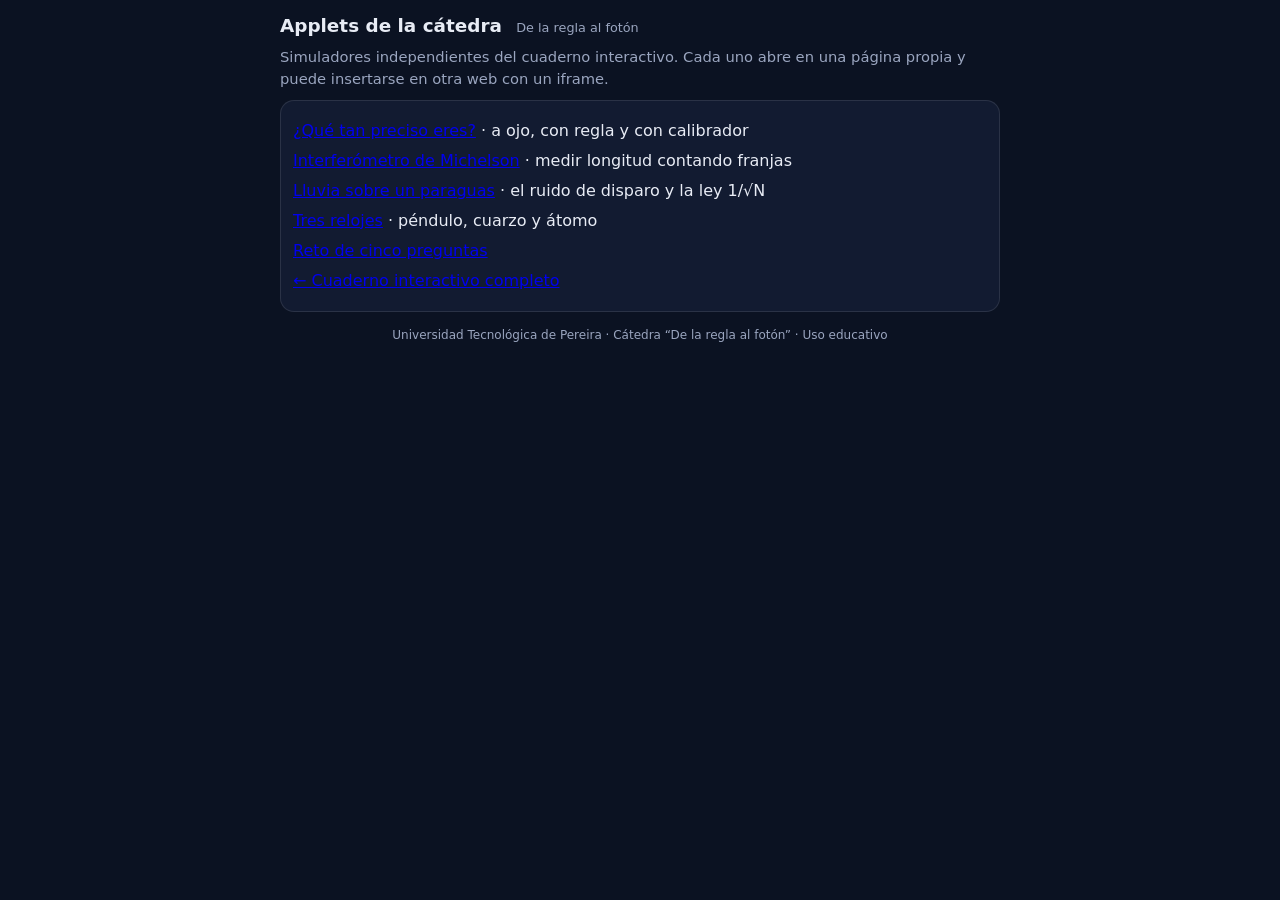
<file: applets/index.html>
<!DOCTYPE html>
<html lang="es"><head><meta charset="utf-8"><meta name="viewport" content="width=device-width,initial-scale=1">
<title>Applets · De la regla al fotón</title><link rel="stylesheet" href="css/applet.css"></head>
<body><div class="wrap" style="max-width:720px">
<h1>Applets de la cátedra <small>De la regla al fotón</small></h1>
<p class="lead">Simuladores independientes del cuaderno interactivo. Cada uno abre en una página propia y puede insertarse en otra web con un iframe.</p>
<div class="panel">
<p><a href="que-tan-preciso.html">¿Qué tan preciso eres?</a> · a ojo, con regla y con calibrador</p>
<p><a href="michelson.html">Interferómetro de Michelson</a> · medir longitud contando franjas</p>
<p><a href="ruido-disparo.html">Lluvia sobre un paraguas</a> · el ruido de disparo y la ley 1/√N</p>
<p><a href="tres-relojes.html">Tres relojes</a> · péndulo, cuarzo y átomo</p>
<p><a href="quiz.html">Reto de cinco preguntas</a></p>
<p><a href="../">← Cuaderno interactivo completo</a></p>
</div>
<footer>Universidad Tecnológica de Pereira · Cátedra “De la regla al fotón” · Uso educativo</footer>
</div></body></html>
</file>
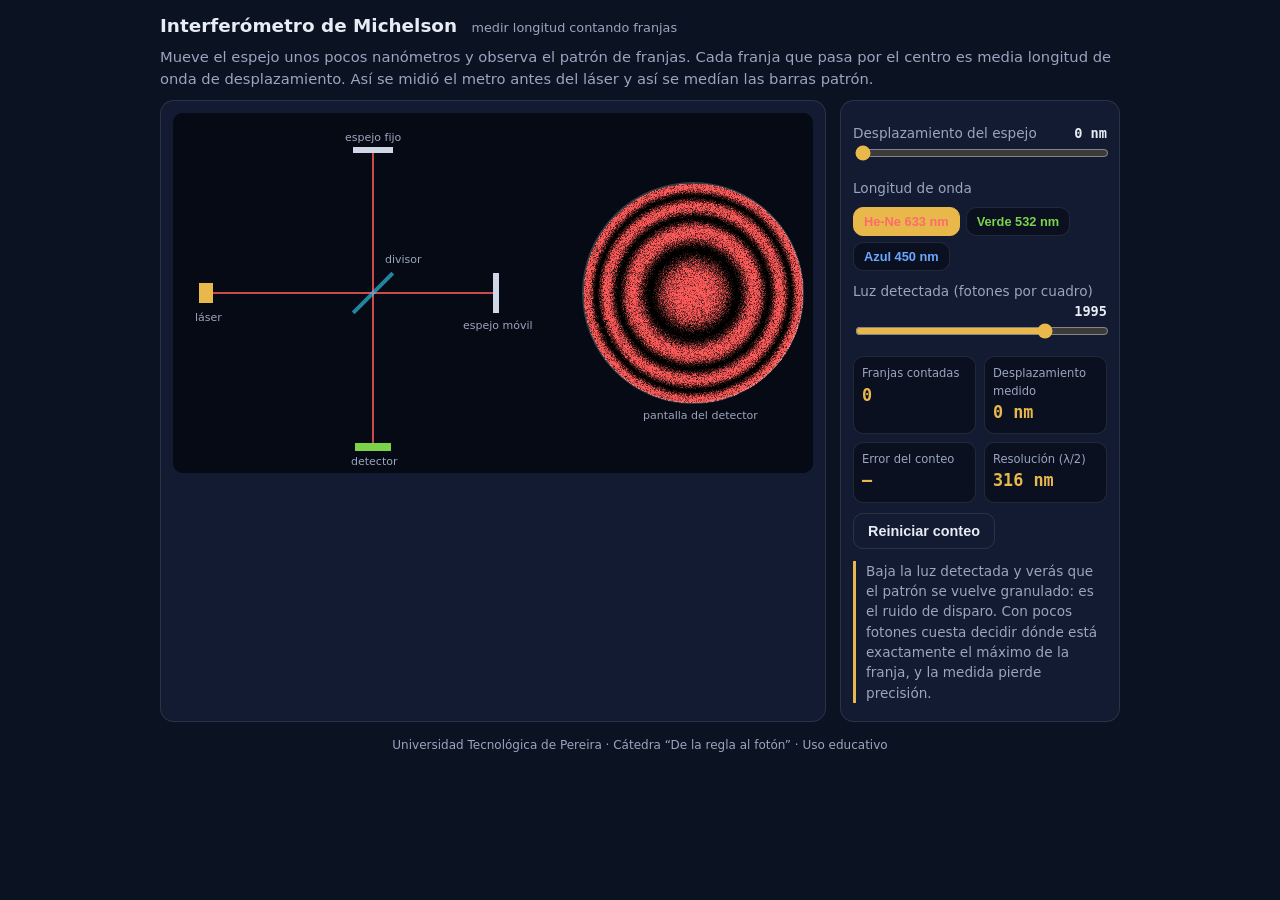
<file: applets/michelson.html>
<!DOCTYPE html>
<html lang="es">
<head>
<meta charset="utf-8">
<meta name="viewport" content="width=device-width,initial-scale=1">
<title>Interferómetro de Michelson · De la regla al fotón</title>
<link rel="stylesheet" href="css/applet.css">
</head>
<body>
<div class="wrap">
  <h1>Interferómetro de Michelson <small>medir longitud contando franjas</small></h1>
  <p class="lead">Mueve el espejo unos pocos nanómetros y observa el patrón de franjas. Cada franja que pasa por el centro es media longitud de onda de desplazamiento. Así se midió el metro antes del láser y así se medían las barras patrón.</p>
  <div class="grid">
    <div class="panel">
      <canvas id="cv" width="640" height="360"></canvas>
    </div>
    <div class="panel">
      <label>Desplazamiento del espejo <b id="dv">0 nm</b></label>
      <input id="d" type="range" min="0" max="3000" step="1" value="0">
      <label>Longitud de onda</label>
      <div class="seg">
        <button data-l="633" class="on" style="color:#ff6b6b">He-Ne 633 nm</button>
        <button data-l="532" style="color:#7bd34a">Verde 532 nm</button>
        <button data-l="450" style="color:#6aa8ff">Azul 450 nm</button>
      </div>
      <label>Luz detectada (fotones por cuadro) <b id="nv">2000</b></label>
      <input id="n" type="range" min="1" max="4" step="0.01" value="3.3">
      <div class="readout">
        <div><span>Franjas contadas</span><strong id="fr">0</strong></div>
        <div><span>Desplazamiento medido</span><strong id="dm">0 nm</strong></div>
        <div><span>Error del conteo</span><strong id="er">—</strong></div>
        <div><span>Resolución (λ/2)</span><strong id="rs">316 nm</strong></div>
      </div>
      <button id="reset" class="secondary">Reiniciar conteo</button>
      <p class="note">Baja la luz detectada y verás que el patrón se vuelve granulado: es el ruido de disparo. Con pocos fotones cuesta decidir dónde está exactamente el máximo de la franja, y la medida pierde precisión.</p>
    </div>
  </div>
  <footer>Universidad Tecnológica de Pereira · Cátedra “De la regla al fotón” · Uso educativo</footer>
</div>
<script>
(function(){
  const cv=document.getElementById('cv'),ctx=cv.getContext('2d');
  const dEl=document.getElementById('d'),nEl=document.getElementById('n');
  let lambda=633,d=0,lastPhase=0,fringes=0,count=0;
  const colors={633:[255,90,90],532:[120,230,90],450:[110,170,255]};
  document.querySelectorAll('.seg button').forEach(b=>b.onclick=()=>{document.querySelectorAll('.seg button').forEach(x=>x.classList.remove('on'));b.classList.add('on');lambda=+b.dataset.l;document.getElementById('rs').textContent=(lambda/2).toFixed(0)+' nm';reset();});
  function reset(){fringes=0;count=0;lastPhase=2*d/lambda;update();}
  document.getElementById('reset').onclick=reset;
  dEl.oninput=()=>{d=+dEl.value;const ph=2*d/lambda;fringes+=Math.abs(Math.floor(ph)-Math.floor(lastPhase));lastPhase=ph;update();};
  nEl.oninput=update;
  function update(){
    const N=Math.round(Math.pow(10,+nEl.value));
    document.getElementById('dv').textContent=d+' nm';
    document.getElementById('nv').textContent=N;
    document.getElementById('fr').textContent=fringes;
    const dm=fringes*lambda/2;
    document.getElementById('dm').textContent=dm.toFixed(0)+' nm';
    const err=Math.abs(dm-d);
    document.getElementById('er').textContent=(fringes?'± '+err.toFixed(0)+' nm':'—');
    draw(N);
  }
  function draw(N){
    const W=cv.width,H=cv.height;ctx.fillStyle='#060a14';ctx.fillRect(0,0,W,H);
    // esquema óptico
    const ox=40,oy=H/2,bs=[200,oy],m1=[200,40],m2=[320,oy],det=[200,H-30];
    ctx.lineWidth=2;ctx.strokeStyle='rgba(255,255,255,.25)';
    const c=colors[lambda];ctx.strokeStyle=`rgba(${c[0]},${c[1]},${c[2]},.8)`;
    ctx.beginPath();ctx.moveTo(ox,oy);ctx.lineTo(bs[0],bs[1]);ctx.lineTo(m2[0]+d/100,oy);ctx.moveTo(bs[0],bs[1]);ctx.lineTo(m1[0],m1[1]);ctx.moveTo(bs[0],bs[1]);ctx.lineTo(det[0],det[1]);ctx.stroke();
    ctx.fillStyle='#e8b84b';ctx.fillRect(ox-14,oy-10,14,20);
    ctx.save();ctx.translate(bs[0],bs[1]);ctx.rotate(Math.PI/4);ctx.fillStyle='rgba(56,213,255,.6)';ctx.fillRect(-2,-28,4,56);ctx.restore();
    ctx.fillStyle='#cfd6e6';ctx.fillRect(m1[0]-20,m1[1]-6,40,6);ctx.fillRect(m2[0]+d/100,oy-20,6,40);
    ctx.fillStyle='#7bd34a';ctx.fillRect(det[0]-18,det[1],36,8);
    ctx.fillStyle='#9aa5bf';ctx.font='11px system-ui';ctx.fillText('láser',ox-18,oy+28);ctx.fillText('espejo fijo',m1[0]-28,m1[1]-12);ctx.fillText('espejo móvil',m2[0]-30,oy+36);ctx.fillText('detector',det[0]-22,det[1]+22);ctx.fillText('divisor',bs[0]+12,bs[1]-30);
    // patrón de franjas (anillos) con ruido de disparo
    const cx=W-120,cy=H/2,R=110;
    const img=ctx.createImageData(2*R,2*R);const data=img.data;
    const phase0=4*Math.PI*d/lambda;
    const scale=N/10000; // fotones esperados por píxel escala
    for(let y=0;y<2*R;y++)for(let x=0;x<2*R;x++){
      const dx=x-R,dy=y-R,r2=dx*dx+dy*dy;if(r2>R*R)continue;
      const I=0.5*(1+Math.cos(phase0+r2/600));
      const mean=I*Math.max(scale,0.0005)*40; // fotones
      let v;
      if(mean>30){v=mean+Math.sqrt(mean)*gauss();}else{v=poisson(mean);}
      v=Math.min(1,v/Math.max(scale*40,0.02));
      const i=4*(y*2*R+x);data[i]=c[0]*v;data[i+1]=c[1]*v;data[i+2]=c[2]*v;data[i+3]=255;
    }
    ctx.putImageData(img,cx-R,cy-R);
    ctx.strokeStyle='rgba(255,255,255,.2)';ctx.beginPath();ctx.arc(cx,cy,R,0,7);ctx.stroke();
    ctx.fillStyle='#9aa5bf';ctx.fillText('pantalla del detector',cx-50,cy+R+16);
  }
  function gauss(){let u=0,v=0;while(u===0)u=Math.random();while(v===0)v=Math.random();return Math.sqrt(-2*Math.log(u))*Math.cos(2*Math.PI*v);}
  function poisson(l){const L=Math.exp(-l);let k=0,p=1;do{k++;p*=Math.random();}while(p>L);return k-1;}
  update();
})();
</script>
</body>
</html>
</file>
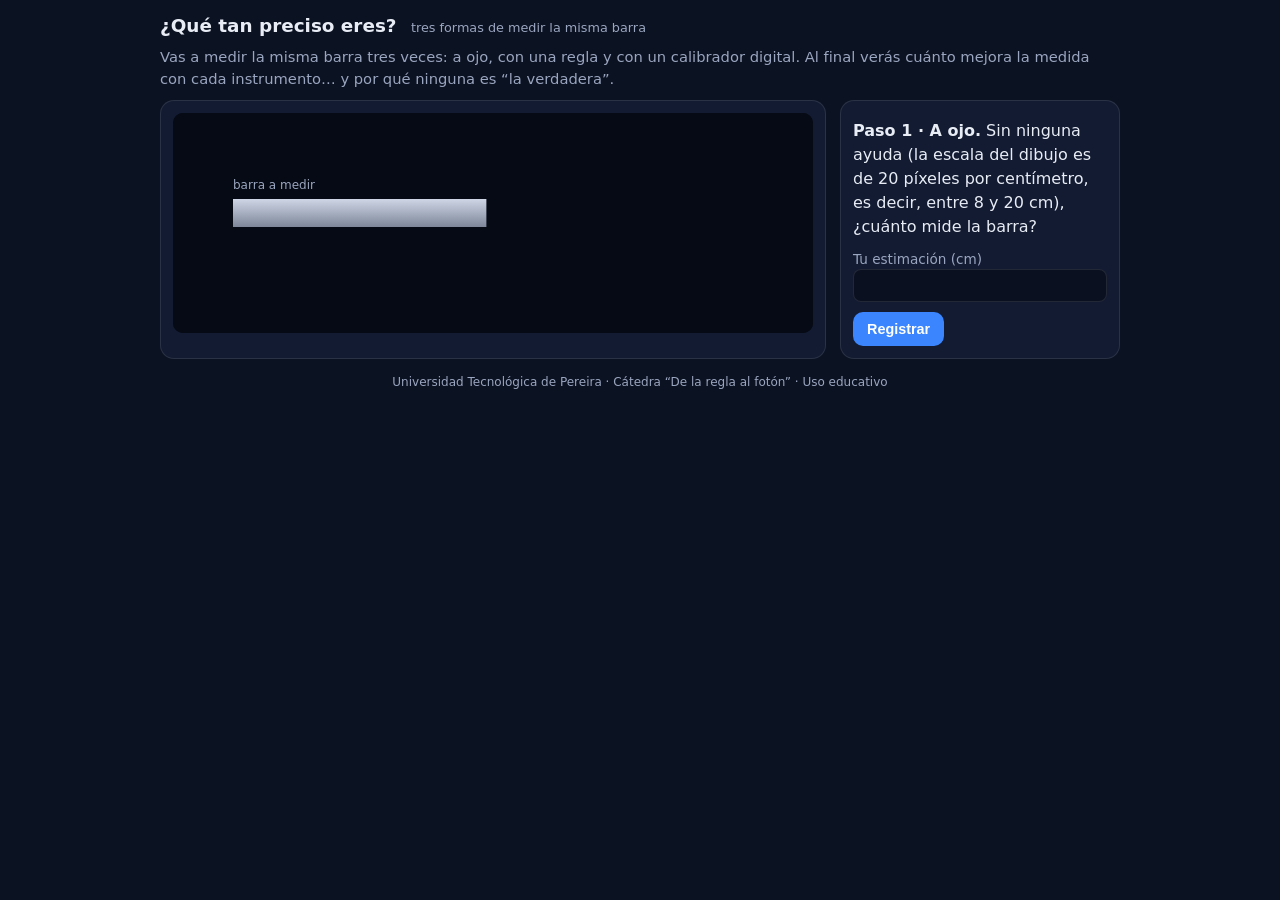
<file: applets/que-tan-preciso.html>
<!DOCTYPE html>
<html lang="es">
<head>
<meta charset="utf-8">
<meta name="viewport" content="width=device-width,initial-scale=1">
<title>¿Qué tan preciso eres? · De la regla al fotón</title>
<link rel="stylesheet" href="css/applet.css">
</head>
<body>
<div class="wrap">
  <h1>¿Qué tan preciso eres? <small>tres formas de medir la misma barra</small></h1>
  <p class="lead">Vas a medir la misma barra tres veces: a ojo, con una regla y con un calibrador digital. Al final verás cuánto mejora la medida con cada instrumento… y por qué ninguna es “la verdadera”.</p>
  <div class="grid">
    <div class="panel">
      <canvas id="cv" width="640" height="220"></canvas>
    </div>
    <div class="panel">
      <div class="step on" id="s1">
        <p><strong>Paso 1 · A ojo.</strong> Sin ninguna ayuda (la escala del dibujo es de 20 píxeles por centímetro, es decir, entre 8 y 20 cm), ¿cuánto mide la barra?</p>
        <label>Tu estimación (cm)</label><input id="g1" type="number" step="0.1" min="0" max="30">
        <button id="b1">Registrar</button>
      </div>
      <div class="step" id="s2">
        <p><strong>Paso 2 · Con regla.</strong> Ahora tienes una regla en milímetros. Lee la longitud con un decimal.</p>
        <label>Lectura con regla (cm)</label><input id="g2" type="number" step="0.01" min="0" max="30">
        <button id="b2">Registrar</button>
      </div>
      <div class="step" id="s3">
        <p><strong>Paso 3 · Calibrador digital.</strong> Pulsa para que el calibrador mida. Repite varias veces: ¿da siempre lo mismo?</p>
        <button id="b3">Medir con calibrador</button>
        <div class="readout"><div><span>Pantalla del calibrador</span><strong id="cal">— mm</strong></div><div><span>Mediciones</span><strong id="nc">0</strong></div></div>
        <button id="b3b" class="secondary" disabled>Ver resultados</button>
      </div>
      <div class="step" id="s4">
        <p><strong>Resultados</strong></p>
        <div class="readout" id="res"></div>
        <p class="note" id="msg"></p>
        <button id="again" class="secondary">Otra barra</button>
      </div>
    </div>
  </div>
  <footer>Universidad Tecnológica de Pereira · Cátedra “De la regla al fotón” · Uso educativo</footer>
</div>
<script>
(function(){
  const cv=document.getElementById('cv'),ctx=cv.getContext('2d'),W=cv.width,H=cv.height;
  let L,g1,g2,cals=[],stage=1;const PX=20; // px por cm
  function newBar(){L=8+Math.random()*12;L=Math.round(L*1000)/1000;g1=g2=null;cals=[];stage=1;show(1);document.getElementById('g1').value='';document.getElementById('g2').value='';document.getElementById('cal').textContent='— mm';document.getElementById('nc').textContent='0';document.getElementById('b3b').disabled=true;draw();}
  function show(n){document.querySelectorAll('.step').forEach(s=>s.classList.remove('on'));document.getElementById('s'+n).classList.add('on');stage=n;draw();}
  document.getElementById('b1').onclick=()=>{const v=parseFloat(document.getElementById('g1').value);if(isNaN(v))return;g1=v;show(2);};
  document.getElementById('b2').onclick=()=>{const v=parseFloat(document.getElementById('g2').value);if(isNaN(v))return;g2=v;show(3);};
  document.getElementById('b3').onclick=()=>{const m=L*10+(Math.random()*2-1)*0.03;cals.push(m);document.getElementById('cal').textContent=m.toFixed(2)+' mm';document.getElementById('nc').textContent=cals.length;if(cals.length>=3)document.getElementById('b3b').disabled=false;draw();};
  document.getElementById('b3b').onclick=()=>{results();show(4);};
  document.getElementById('again').onclick=newBar;
  function results(){
    const mc=cals.reduce((a,b)=>a+b,0)/cals.length/10;const sd=Math.sqrt(cals.reduce((a,b)=>a+(b/10-mc)*(b/10-mc),0)/(cals.length-1));
    const e1=Math.abs(g1-L),e2=Math.abs(g2-L),e3=Math.abs(mc-L);
    document.getElementById('res').innerHTML=`<div><span>A ojo</span><strong>${g1.toFixed(1)} cm</strong><span>error ${(e1*10).toFixed(0)} mm (${(100*e1/L).toFixed(0)} %)</span></div><div><span>Regla</span><strong>${g2.toFixed(2)} cm</strong><span>error ${(e2*10).toFixed(1)} mm (${(100*e2/L).toFixed(1)} %)</span></div><div><span>Calibrador (promedio)</span><strong>${mc.toFixed(3)} cm</strong><span>error ${(e3*10).toFixed(2)} mm (${(100*e3/L).toFixed(2)} %)</span></div><div><span>Dispersión del calibrador</span><strong>± ${(sd*10).toFixed(2)} mm</strong><span>${cals.length} repeticiones</span></div>`;
    document.getElementById('msg').textContent=`La barra “real” del programa mide ${L.toFixed(3)} cm. Fíjate en dos cosas: cada instrumento reduce el error unas 10 veces, y ni siquiera el calibrador repite exactamente el mismo valor. Esa dispersión es la incertidumbre, y todo lo que viene en la cátedra trata de cómo hacerla más pequeña: de la regla al fotón.`;
  }
  function draw(){
    ctx.fillStyle='#060a14';ctx.fillRect(0,0,W,H);
    const x0=60,y=100;
    // barra
    const grd=ctx.createLinearGradient(0,y-14,0,y+14);grd.addColorStop(0,'#cfd6e6');grd.addColorStop(1,'#7d8799');
    ctx.fillStyle=grd;ctx.fillRect(x0,y-14,L*PX,28);
    ctx.fillStyle='#9aa5bf';ctx.font='12px system-ui';ctx.fillText('barra a medir',x0,y-24);
    if(stage>=2){ // regla
      const ry=y+40;ctx.fillStyle='#e8b84b';ctx.fillRect(x0-10,ry,25*PX+20,46);ctx.fillStyle='#1a1a1a';ctx.font='10px system-ui';
      for(let mm=0;mm<=250;mm++){const x=x0+mm/10*PX;const h=mm%10===0?18:mm%5===0?12:7;ctx.fillRect(x,ry,1,h);if(mm%10===0)ctx.fillText(mm/10,x-3,ry+32);}
      ctx.fillText('cm',x0+25*PX-2,ry+44);
      ctx.strokeStyle='rgba(255,107,107,.7)';ctx.setLineDash([3,3]);ctx.beginPath();ctx.moveTo(x0+L*PX,y-14);ctx.lineTo(x0+L*PX,ry);ctx.stroke();ctx.setLineDash([]);
    }
    if(stage>=3){ // calibrador esquemático
      ctx.strokeStyle='#38d5ff';ctx.lineWidth=3;ctx.beginPath();ctx.moveTo(x0,y-30);ctx.lineTo(x0,y+30);ctx.moveTo(x0+L*PX,y-30);ctx.lineTo(x0+L*PX,y+30);ctx.stroke();
      ctx.fillStyle='#38d5ff';ctx.font='11px system-ui';ctx.fillText('mordazas del calibrador',x0+L*PX+8,y-20);
    }
  }
  newBar();
})();
</script>
</body>
</html>
</file>
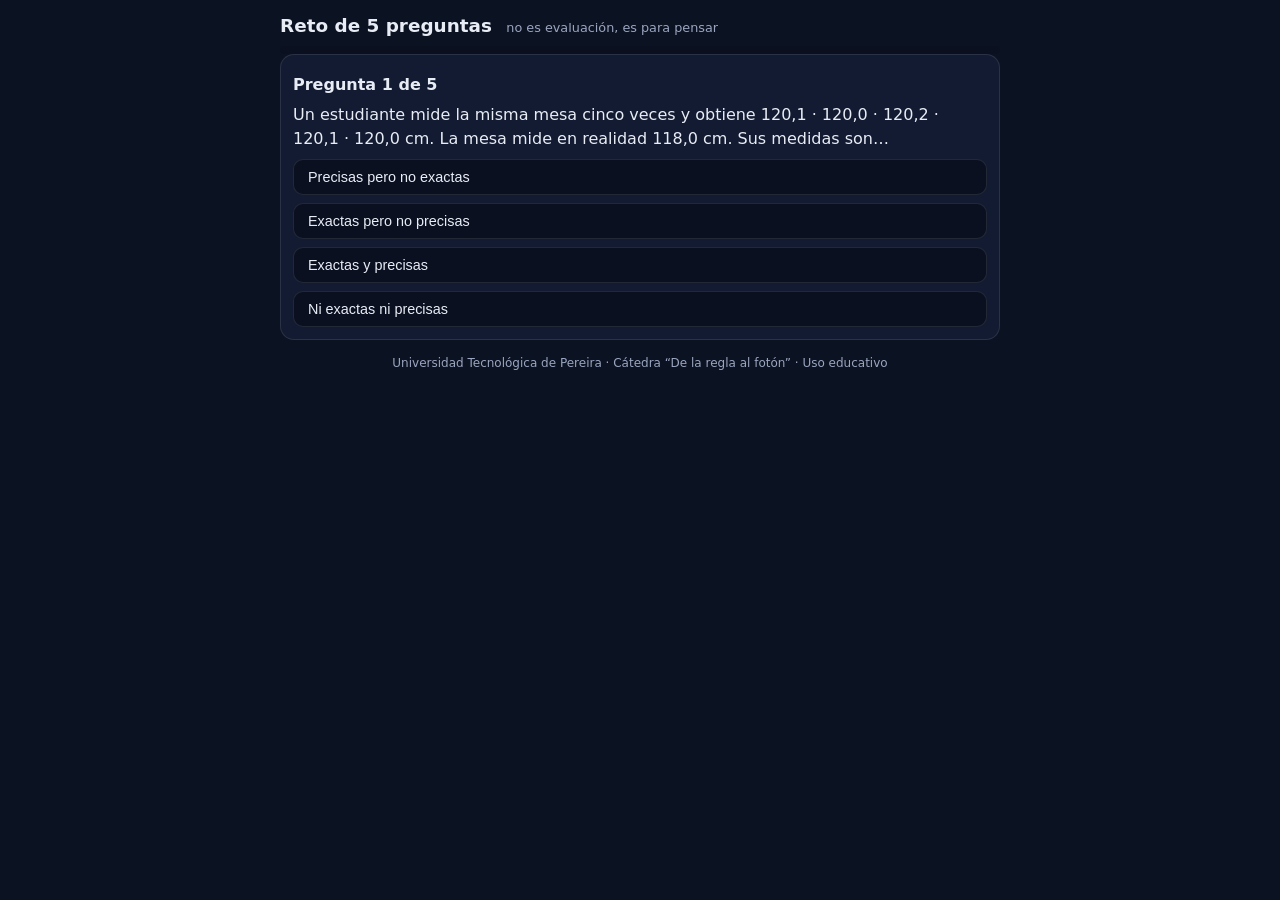
<file: applets/quiz.html>
<!DOCTYPE html>
<html lang="es">
<head>
<meta charset="utf-8">
<meta name="viewport" content="width=device-width,initial-scale=1">
<title>Reto de 5 preguntas · De la regla al fotón</title>
<link rel="stylesheet" href="css/applet.css">
</head>
<body>
<div class="wrap" style="max-width:720px">
  <h1>Reto de 5 preguntas <small>no es evaluación, es para pensar</small></h1>
  <div class="bar"><i id="prog" style="width:0%"></i></div>
  <div class="panel" id="q"></div>
  <footer>Universidad Tecnológica de Pereira · Cátedra “De la regla al fotón” · Uso educativo</footer>
</div>
<script>
(function(){
  const Q=[
   {p:'Un estudiante mide la misma mesa cinco veces y obtiene 120,1 · 120,0 · 120,2 · 120,1 · 120,0 cm. La mesa mide en realidad 118,0 cm. Sus medidas son…',o:['Precisas pero no exactas','Exactas pero no precisas','Exactas y precisas','Ni exactas ni precisas'],r:0,e:'Las medidas están muy juntas entre sí (precisión alta) pero lejos del valor real (exactitud baja): probablemente la cinta está mal calibrada. Precisión y exactitud son cosas distintas.'},
   {p:'¿Por qué en 1983 se decidió definir el metro a partir de la velocidad de la luz y del segundo?',o:['Porque la luz es más fácil de ver que una barra','Porque el tiempo se mide con mucha más precisión que la longitud','Porque la barra de platino se perdió','Porque lo exigió la industria del láser'],r:1,e:'Con los relojes atómicos el segundo se reproducía a 1 parte en 10¹³; ninguna barra se acercaba a eso. Fijar c convierte toda medida de longitud en una medida de tiempo.'},
   {p:'En el paraguas bajo la lluvia, si la intensidad de la lluvia se multiplica por 100, la fluctuación relativa del número de gotas…',o:['Se multiplica por 100','Se multiplica por 10','Se divide entre 10','No cambia'],r:2,e:'La desviación crece como √N (×10) pero el promedio crece ×100, así que la fluctuación relativa σ/N cae ×10. Es la ley 1/√N del ruido de disparo.'},
   {p:'Desde el 20 de mayo de 2019, el kilogramo se define…',o:['Con un cilindro de platino-iridio guardado en París','Como la masa de un litro de agua a 4 °C','Fijando el valor de la constante de Planck','Como 1000 veces la masa de un gramo patrón'],r:2,e:'Ninguna unidad del SI depende ya de un objeto. El kilogramo se realiza con la balanza de Kibble, que relaciona masa con constantes cuánticas.'},
   {p:'Un reloj óptico con incertidumbre de 1 parte en 10¹⁸ puede notar que lo subieron un centímetro. ¿Por qué?',o:['Porque el aire es más frío arriba','Porque el tiempo corre un poco más rápido donde la gravedad es menor','Porque vibra menos al estar más alto','Porque recibe menos luz'],r:1,e:'Es la dilatación gravitacional del tiempo, predicha por la relatividad general. A esa precisión, el reloj se convierte en un sensor de altura y de gravedad: metrología cuántica aplicada a la geodesia.'}
  ];
  let i=0,score=0;const el=document.getElementById('q');
  function render(){
    document.getElementById('prog').style.width=(i/Q.length*100)+'%';
    if(i>=Q.length){el.innerHTML=`<p><strong>Resultado: ${score} de ${Q.length}.</strong></p><p class="note">${score>=4?'Ya estás pensando como metrólogo: distingues precisión de exactitud y sabes de dónde sale el límite cuántico.':score>=2?'Buen punto de partida. Vuelve a la línea de tiempo y al laboratorio virtual: ahí están las respuestas que faltaron.':'Todo lo que falló está en el micrositio. Empieza por la línea de tiempo de la medida y el applet de la lluvia.'}</p><button id="re">Repetir</button>`;document.getElementById('re').onclick=()=>{i=0;score=0;render();};return;}
    const q=Q[i];el.innerHTML=`<p><strong>Pregunta ${i+1} de ${Q.length}</strong></p><p>${q.p}</p>`+q.o.map((o,k)=>`<button class="choice" data-k="${k}">${o}</button>`).join('')+`<p class="note" id="fb" style="display:none"></p><button id="next" style="display:none">Siguiente</button>`;
    el.querySelectorAll('.choice').forEach(b=>b.onclick=()=>{
      const k=+b.dataset.k;el.querySelectorAll('.choice').forEach(x=>{x.disabled=true;if(+x.dataset.k===q.r)x.classList.add('right');});
      if(k===q.r){score++;}else{b.classList.add('wrong');}
      const fb=document.getElementById('fb');fb.style.display='block';fb.innerHTML=(k===q.r?'<span class="ok">Correcto.</span> ':'<span class="bad">No exactamente.</span> ')+q.e;
      const nx=document.getElementById('next');nx.style.display='inline-block';nx.onclick=()=>{i++;render();};
    });
  }
  render();
})();
</script>
</body>
</html>
</file>
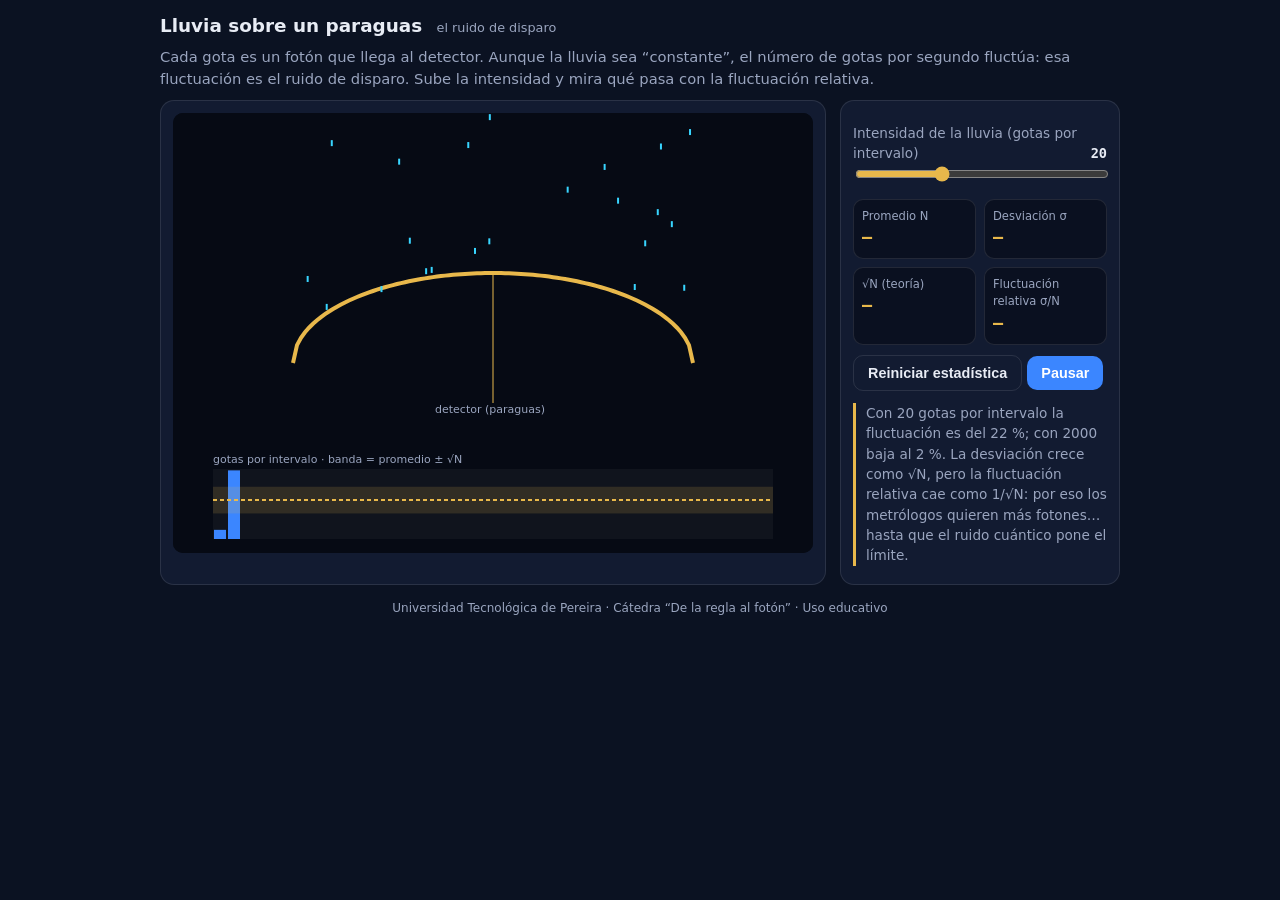
<file: applets/ruido-disparo.html>
<!DOCTYPE html>
<html lang="es">
<head>
<meta charset="utf-8">
<meta name="viewport" content="width=device-width,initial-scale=1">
<title>Ruido de disparo: lluvia sobre un paraguas · De la regla al fotón</title>
<link rel="stylesheet" href="css/applet.css">
</head>
<body>
<div class="wrap">
  <h1>Lluvia sobre un paraguas <small>el ruido de disparo</small></h1>
  <p class="lead">Cada gota es un fotón que llega al detector. Aunque la lluvia sea “constante”, el número de gotas por segundo fluctúa: esa fluctuación es el ruido de disparo. Sube la intensidad y mira qué pasa con la fluctuación relativa.</p>
  <div class="grid">
    <div class="panel">
      <canvas id="cv" width="640" height="440"></canvas>
    </div>
    <div class="panel">
      <label>Intensidad de la lluvia (gotas por intervalo) <b id="rv">20</b></label>
      <input id="r" type="range" min="0.3" max="3.3" step="0.01" value="1.3">
      <div class="readout">
        <div><span>Promedio N</span><strong id="mean">—</strong></div>
        <div><span>Desviación σ</span><strong id="sd">—</strong></div>
        <div><span>√N (teoría)</span><strong id="sq">—</strong></div>
        <div><span>Fluctuación relativa σ/N</span><strong id="rel">—</strong></div>
      </div>
      <button id="reset" class="secondary">Reiniciar estadística</button>
      <button id="toggle">Pausar</button>
      <p class="note">Con 20 gotas por intervalo la fluctuación es del 22 %; con 2000 baja al 2 %. La desviación crece como √N, pero la fluctuación relativa cae como 1/√N: por eso los metrólogos quieren más fotones… hasta que el ruido cuántico pone el límite.</p>
    </div>
  </div>
  <footer>Universidad Tecnológica de Pereira · Cátedra “De la regla al fotón” · Uso educativo</footer>
</div>
<script>
(function(){
  const cv=document.getElementById('cv'),ctx=cv.getContext('2d'),W=cv.width,H=cv.height;
  const rEl=document.getElementById('r');
  let rate=20,drops=[],counts=[],acc=0,tInt=0,run=true;
  const INTERVAL=600; // ms por intervalo de conteo
  rEl.oninput=()=>{rate=Math.round(Math.pow(10,+rEl.value));document.getElementById('rv').textContent=rate;counts=[];acc=0;};
  document.getElementById('reset').onclick=()=>{counts=[];acc=0;};
  document.getElementById('toggle').onclick=e=>{run=!run;e.target.textContent=run?'Pausar':'Continuar';};
  function poisson(l){if(l>50){return Math.max(0,Math.round(l+Math.sqrt(l)*gauss()));}const L=Math.exp(-l);let k=0,p=1;do{k++;p*=Math.random();}while(p>L);return k-1;}
  function gauss(){let u=0,v=0;while(u===0)u=Math.random();while(v===0)v=Math.random();return Math.sqrt(-2*Math.log(u))*Math.cos(2*Math.PI*v);}
  let last=performance.now();
  function frame(now){
    const dt=Math.min(50,now-last);last=now;
    if(run){
      // gotas nuevas este cuadro (Poisson)
      const n=poisson(rate*dt/INTERVAL);
      for(let i=0;i<n;i++)drops.push({x:120+Math.random()*400,y:-5,v:4+Math.random()*2});
      drops.forEach(d=>d.y+=d.v*dt/16);
      const hit=drops.filter(d=>d.y>=umbY(d.x));
      acc+=hit.length;drops=drops.filter(d=>d.y<umbY(d.x));
      tInt+=dt;if(tInt>=INTERVAL){counts.push(acc);if(counts.length>40)counts.shift();acc=0;tInt=0;stats();}
    }
    draw();requestAnimationFrame(frame);
  }
  function umbY(x){const cx=320,r=200;const dx=x-cx;return 250-Math.sqrt(Math.max(0,r*r-dx*dx))*0.45;}
  function stats(){
    if(counts.length<3)return;const n=counts.length;const m=counts.reduce((a,b)=>a+b,0)/n;
    const sd=Math.sqrt(counts.reduce((a,b)=>a+(b-m)*(b-m),0)/(n-1));
    document.getElementById('mean').textContent=m.toFixed(1);
    document.getElementById('sd').textContent=sd.toFixed(1);
    document.getElementById('sq').textContent=Math.sqrt(m).toFixed(1);
    document.getElementById('rel').textContent=m>0?(100*sd/m).toFixed(1)+' %':'—';
  }
  function draw(){
    ctx.fillStyle='#060a14';ctx.fillRect(0,0,W,H);
    // paraguas
    ctx.beginPath();for(let x=120;x<=520;x+=4)ctx.lineTo(x,umbY(x));ctx.strokeStyle='#e8b84b';ctx.lineWidth=4;ctx.stroke();
    ctx.strokeStyle='rgba(232,184,75,.5)';ctx.lineWidth=2;ctx.beginPath();ctx.moveTo(320,250-90);ctx.lineTo(320,290);ctx.stroke();
    ctx.fillStyle='#9aa5bf';ctx.font='11px system-ui';ctx.fillText('detector (paraguas)',262,300);
    // gotas
    ctx.fillStyle='#38d5ff';drops.forEach(d=>{ctx.fillRect(d.x,d.y,2,6);});
    // histograma de conteos
    const x0=40,y0=H-14,w=560,h=70;
    ctx.fillStyle='rgba(255,255,255,.04)';ctx.fillRect(x0,y0-h,w,h);
    if(counts.length){
      const m=counts.reduce((a,b)=>a+b,0)/counts.length;const max=Math.max(m*1.8,1);
      const bw=w/40;
      counts.forEach((c,i)=>{const bh=Math.min(h,c/max*h);ctx.fillStyle='#3b86ff';ctx.fillRect(x0+i*bw+1,y0-bh,bw-2,bh);});
      const ym=y0-m/max*h;ctx.strokeStyle='#e8b84b';ctx.setLineDash([4,3]);ctx.beginPath();ctx.moveTo(x0,ym);ctx.lineTo(x0+w,ym);ctx.stroke();
      const s=Math.sqrt(m)/max*h;ctx.fillStyle='rgba(232,184,75,.15)';ctx.fillRect(x0,ym-s,w,2*s);ctx.setLineDash([]);
      ctx.fillStyle='#9aa5bf';ctx.fillText('gotas por intervalo · banda = promedio ± √N',x0,y0-h-6);
    }
  }
  requestAnimationFrame(frame);
})();
</script>
</body>
</html>
</file>
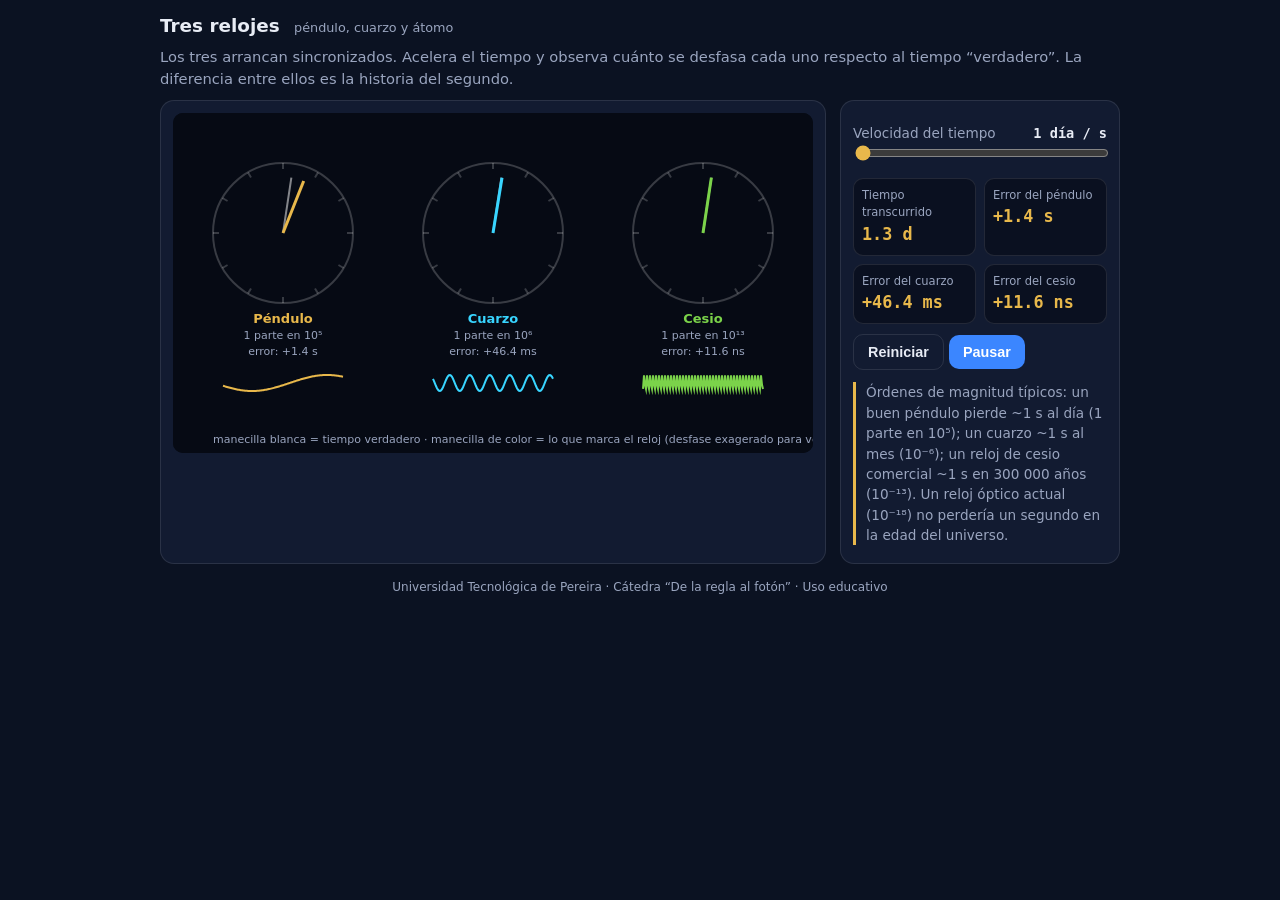
<file: applets/tres-relojes.html>
<!DOCTYPE html>
<html lang="es">
<head>
<meta charset="utf-8">
<meta name="viewport" content="width=device-width,initial-scale=1">
<title>Tres relojes · De la regla al fotón</title>
<link rel="stylesheet" href="css/applet.css">
</head>
<body>
<div class="wrap">
  <h1>Tres relojes <small>péndulo, cuarzo y átomo</small></h1>
  <p class="lead">Los tres arrancan sincronizados. Acelera el tiempo y observa cuánto se desfasa cada uno respecto al tiempo “verdadero”. La diferencia entre ellos es la historia del segundo.</p>
  <div class="grid">
    <div class="panel">
      <canvas id="cv" width="640" height="340"></canvas>
    </div>
    <div class="panel">
      <label>Velocidad del tiempo <b id="sv">1 día / s</b></label>
      <input id="s" type="range" min="0" max="3" step="1" value="0">
      <div class="readout">
        <div><span>Tiempo transcurrido</span><strong id="el">0 d</strong></div>
        <div><span>Error del péndulo</span><strong id="e1">0</strong></div>
        <div><span>Error del cuarzo</span><strong id="e2">0</strong></div>
        <div><span>Error del cesio</span><strong id="e3">0</strong></div>
      </div>
      <button id="reset" class="secondary">Reiniciar</button>
      <button id="toggle">Pausar</button>
      <p class="note">Órdenes de magnitud típicos: un buen péndulo pierde ~1 s al día (1 parte en 10⁵); un cuarzo ~1 s al mes (10⁻⁶); un reloj de cesio comercial ~1 s en 300 000 años (10⁻¹³). Un reloj óptico actual (10⁻¹⁸) no perdería un segundo en la edad del universo.</p>
    </div>
  </div>
  <footer>Universidad Tecnológica de Pereira · Cátedra “De la regla al fotón” · Uso educativo</footer>
</div>
<script>
(function(){
  const cv=document.getElementById('cv'),ctx=cv.getContext('2d'),W=cv.width,H=cv.height;
  const speeds=[1,7,30,365],names=['1 día / s','1 semana / s','1 mes / s','1 año / s'];
  const clocks=[{n:'Péndulo',rate:1.2e-5,jit:3e-6,c:'#e8b84b'},{n:'Cuarzo',rate:4e-7,jit:5e-8,c:'#38d5ff'},{n:'Cesio',rate:1e-13,jit:1e-14,c:'#7bd34a'}];
  let days=0,err=[0,0,0],sp=0,run=true,last=performance.now();
  const sEl=document.getElementById('s');
  sEl.oninput=()=>{sp=+sEl.value;document.getElementById('sv').textContent=names[sp];};
  document.getElementById('reset').onclick=()=>{days=0;err=[0,0,0];};
  document.getElementById('toggle').onclick=e=>{run=!run;e.target.textContent=run?'Pausar':'Continuar';};
  function fmt(s){const a=Math.abs(s);let t;if(a<1e-6)t=(a*1e9).toFixed(1)+' ns';else if(a<1e-3)t=(a*1e6).toFixed(1)+' µs';else if(a<1)t=(a*1e3).toFixed(1)+' ms';else if(a<60)t=a.toFixed(1)+' s';else if(a<3600)t=(a/60).toFixed(1)+' min';else if(a<86400)t=(a/3600).toFixed(1)+' h';else t=(a/86400).toFixed(1)+' d';return (s<0?'−':'+')+t;}
  function fmtD(d){if(d<30)return d.toFixed(1)+' d';if(d<365)return (d/30.4).toFixed(1)+' meses';return (d/365).toFixed(1)+' años';}
  function frame(now){
    const dt=Math.min(0.1,(now-last)/1000);last=now;
    if(run){const dd=dt*speeds[sp];days+=dd;const secs=dd*86400;clocks.forEach((c,i)=>{err[i]+=secs*(c.rate+c.jit*(Math.random()*2-1));});}
    document.getElementById('el').textContent=fmtD(days);
    ['e1','e2','e3'].forEach((id,i)=>document.getElementById(id).textContent=fmt(err[i]));
    draw();requestAnimationFrame(frame);
  }
  function draw(){
    ctx.fillStyle='#060a14';ctx.fillRect(0,0,W,H);
    const t=performance.now()/1000;
    clocks.forEach((c,i)=>{
      const cx=110+i*210,cy=120,R=70;
      ctx.strokeStyle='rgba(255,255,255,.2)';ctx.lineWidth=2;ctx.beginPath();ctx.arc(cx,cy,R,0,7);ctx.stroke();
      for(let k=0;k<12;k++){const a=k/12*2*Math.PI;ctx.beginPath();ctx.moveTo(cx+Math.cos(a)*(R-6),cy+Math.sin(a)*(R-6));ctx.lineTo(cx+Math.cos(a)*R,cy+Math.sin(a)*R);ctx.stroke();}
      // manecilla verdadera (blanca) y manecilla del reloj (color) con error exagerado visualmente
      const a0=(t%60)/60*2*Math.PI-Math.PI/2;
      const vis=Math.min(Math.PI,Math.log10(1+Math.abs(err[i]))*0.6)*Math.sign(err[i]);
      ctx.strokeStyle='rgba(255,255,255,.5)';ctx.lineWidth=2;ctx.beginPath();ctx.moveTo(cx,cy);ctx.lineTo(cx+Math.cos(a0)*(R-14),cy+Math.sin(a0)*(R-14));ctx.stroke();
      ctx.strokeStyle=c.c;ctx.lineWidth=3;ctx.beginPath();ctx.moveTo(cx,cy);ctx.lineTo(cx+Math.cos(a0+vis)*(R-14),cy+Math.sin(a0+vis)*(R-14));ctx.stroke();
      ctx.fillStyle=c.c;ctx.font='bold 13px system-ui';ctx.textAlign='center';ctx.fillText(c.n,cx,cy+R+20);
      ctx.fillStyle='#9aa5bf';ctx.font='11px system-ui';ctx.fillText('1 parte en 10'+sup(Math.round(-Math.log10(c.rate))),cx,cy+R+36);
      ctx.fillText('error: '+fmt(err[i]),cx,cy+R+52);
      // oscilador ilustrativo
      const oy=cy+R+80;ctx.strokeStyle=c.c;ctx.lineWidth=2;ctx.beginPath();
      const f=[0.8,6,40][i];for(let x=-60;x<=60;x++){const y=Math.sin((x/60)*f*Math.PI+t*(i+1)*2)*8;x===-60?ctx.moveTo(cx+x,oy+y):ctx.lineTo(cx+x,oy+y);}ctx.stroke();
      ctx.textAlign='left';
    });
    ctx.fillStyle='#9aa5bf';ctx.font='11px system-ui';ctx.fillText('manecilla blanca = tiempo verdadero · manecilla de color = lo que marca el reloj (desfase exagerado para verlo)',40,H-10);
  }
  function sup(n){const m={'0':'⁰','1':'¹','2':'²','3':'³','4':'⁴','5':'⁵','6':'⁶','7':'⁷','8':'⁸','9':'⁹'};return String(n).split('').map(c=>m[c]).join('');}
  requestAnimationFrame(frame);
})();
</script>
</body>
</html>
</file>
<file: applets/css/applet.css>
/* Applets — De la regla al fotón · UTP · estilos compartidos */
:root{
  --bg:#0b1222;--panel:#121b31;--border:rgba(255,255,255,.1);
  --text:#e8ecf5;--muted:#9aa5bf;--gold:#e8b84b;--blue:#3b86ff;--cyan:#38d5ff;--green:#7bd34a;--red:#ff6b6b;
  --font:"Segoe UI",system-ui,-apple-system,Roboto,sans-serif;--mono:ui-monospace,"JetBrains Mono",Consolas,monospace;
}
*{box-sizing:border-box}
html,body{margin:0;padding:0}
body{font-family:var(--font);background:var(--bg);color:var(--text);line-height:1.5;padding:12px}
h1{font-size:1.15rem;margin:0 0 4px;font-weight:600}
h1 small{color:var(--muted);font-weight:400;font-size:.8rem;margin-left:8px}
p{margin:6px 0}
.lead{color:var(--muted);font-size:.92rem;margin-bottom:10px}
.wrap{max-width:960px;margin:0 auto}
.grid{display:grid;grid-template-columns:1fr 280px;gap:14px}
@media (max-width:720px){.grid{grid-template-columns:1fr}}
.panel{background:var(--panel);border:1px solid var(--border);border-radius:14px;padding:12px}
canvas{display:block;width:100%;height:auto;border-radius:10px;background:#060a14}
label{display:block;font-size:.85rem;color:var(--muted);margin-top:10px}
label b{color:var(--text);font-weight:600;float:right;font-family:var(--mono)}
input[type=range]{width:100%;accent-color:var(--gold)}
input[type=number],input[type=text]{width:100%;padding:8px;border-radius:8px;border:1px solid var(--border);background:#0a1020;color:var(--text);font-family:var(--mono)}
button{background:var(--blue);color:#fff;border:0;border-radius:10px;padding:9px 14px;font-weight:600;cursor:pointer;margin-top:10px;font-size:.9rem}
button.secondary{background:transparent;border:1px solid var(--border);color:var(--text)}
button:disabled{opacity:.45;cursor:default}
.readout{display:grid;grid-template-columns:1fr 1fr;gap:8px;margin-top:10px}
.readout div{background:#0a1020;border:1px solid var(--border);border-radius:10px;padding:8px}
.readout span{display:block;font-size:.72rem;color:var(--muted)}
.readout strong{font-family:var(--mono);font-size:1.05rem;font-weight:600;color:var(--gold)}
.note{font-size:.85rem;color:var(--muted);border-left:3px solid var(--gold);padding-left:10px;margin-top:12px}
.ok{color:var(--green)}.bad{color:var(--red)}
footer{margin-top:14px;font-size:.75rem;color:var(--muted);text-align:center}
.seg{display:flex;gap:6px;margin-top:8px;flex-wrap:wrap}
.seg button{margin:0;padding:6px 10px;font-size:.8rem;background:#0a1020;border:1px solid var(--border);color:var(--text)}
.seg button.on{background:var(--gold);color:#111;border-color:var(--gold)}
.step{display:none}.step.on{display:block}
.choice{display:block;width:100%;text-align:left;background:#0a1020;border:1px solid var(--border);color:var(--text);margin-top:8px;font-weight:500}
.choice.right{border-color:var(--green);background:rgba(123,211,74,.12)}
.choice.wrong{border-color:var(--red);background:rgba(255,107,107,.12)}
.bar{height:8px;background:#0a1020;border-radius:6px;overflow:hidden;margin-top:6px}
.bar i{display:block;height:100%;background:var(--gold)}
</file>
